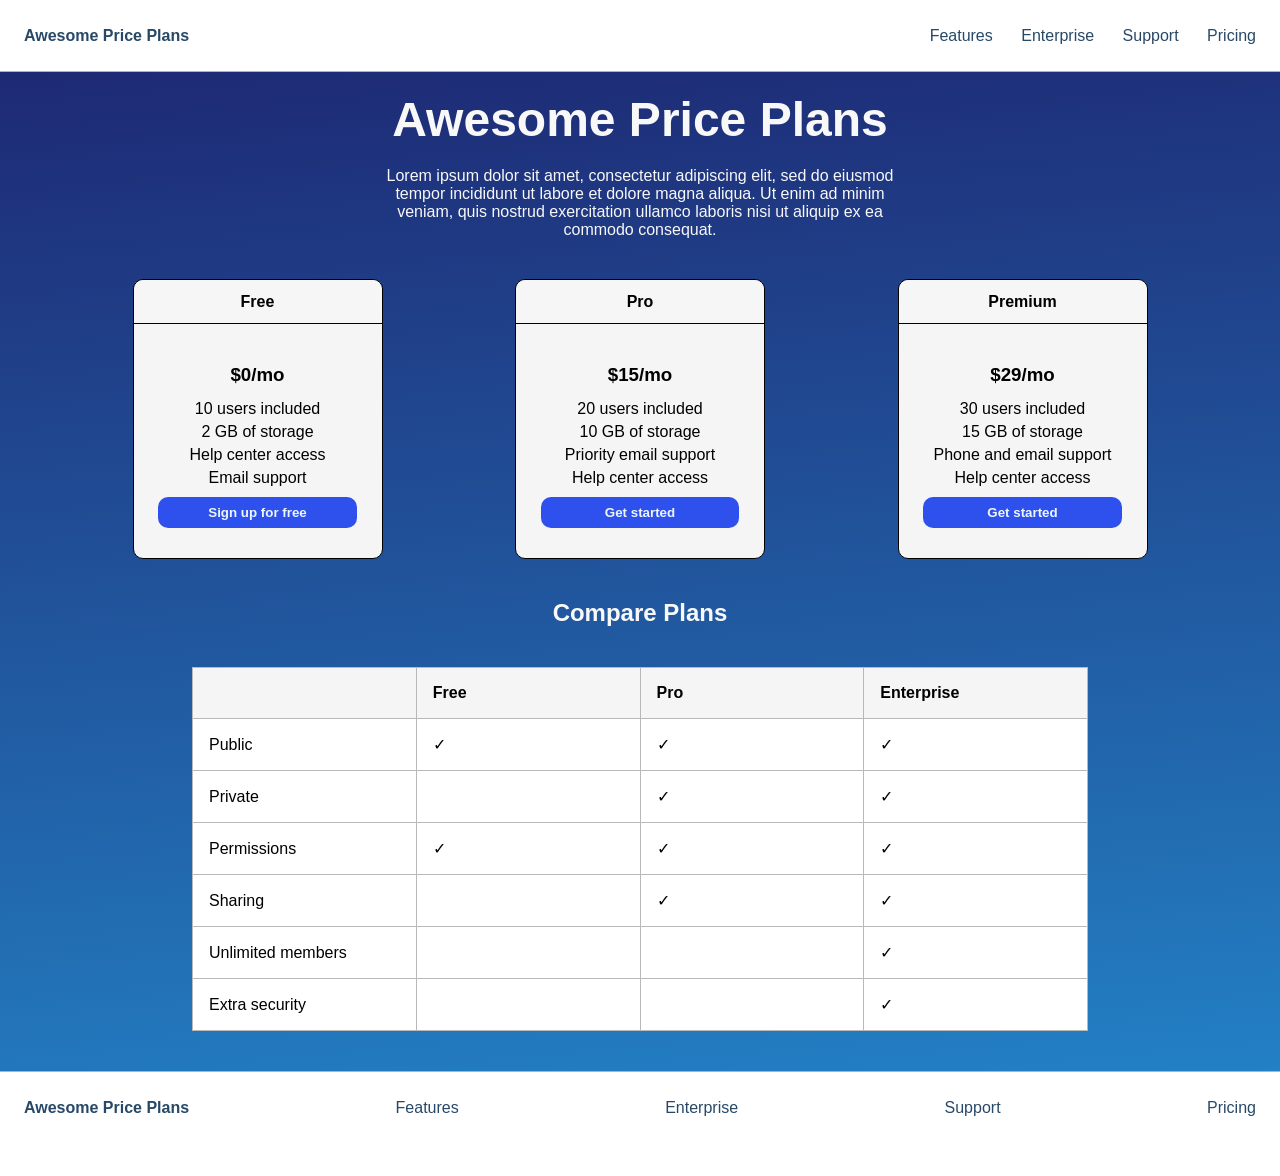
<file: index.html>
<!DOCTYPE html>
<html>
<head>
    <title>Redirecting...</title>
    <meta http-equiv="refresh" content="0;URL='src/index.html'">
</head>
<body>
<!--Redirect to the actual source index page-->
<p>If you are not redirected automatically, <a href="src/index.html">click here</a>.</p>
</body>
</html>
</file>
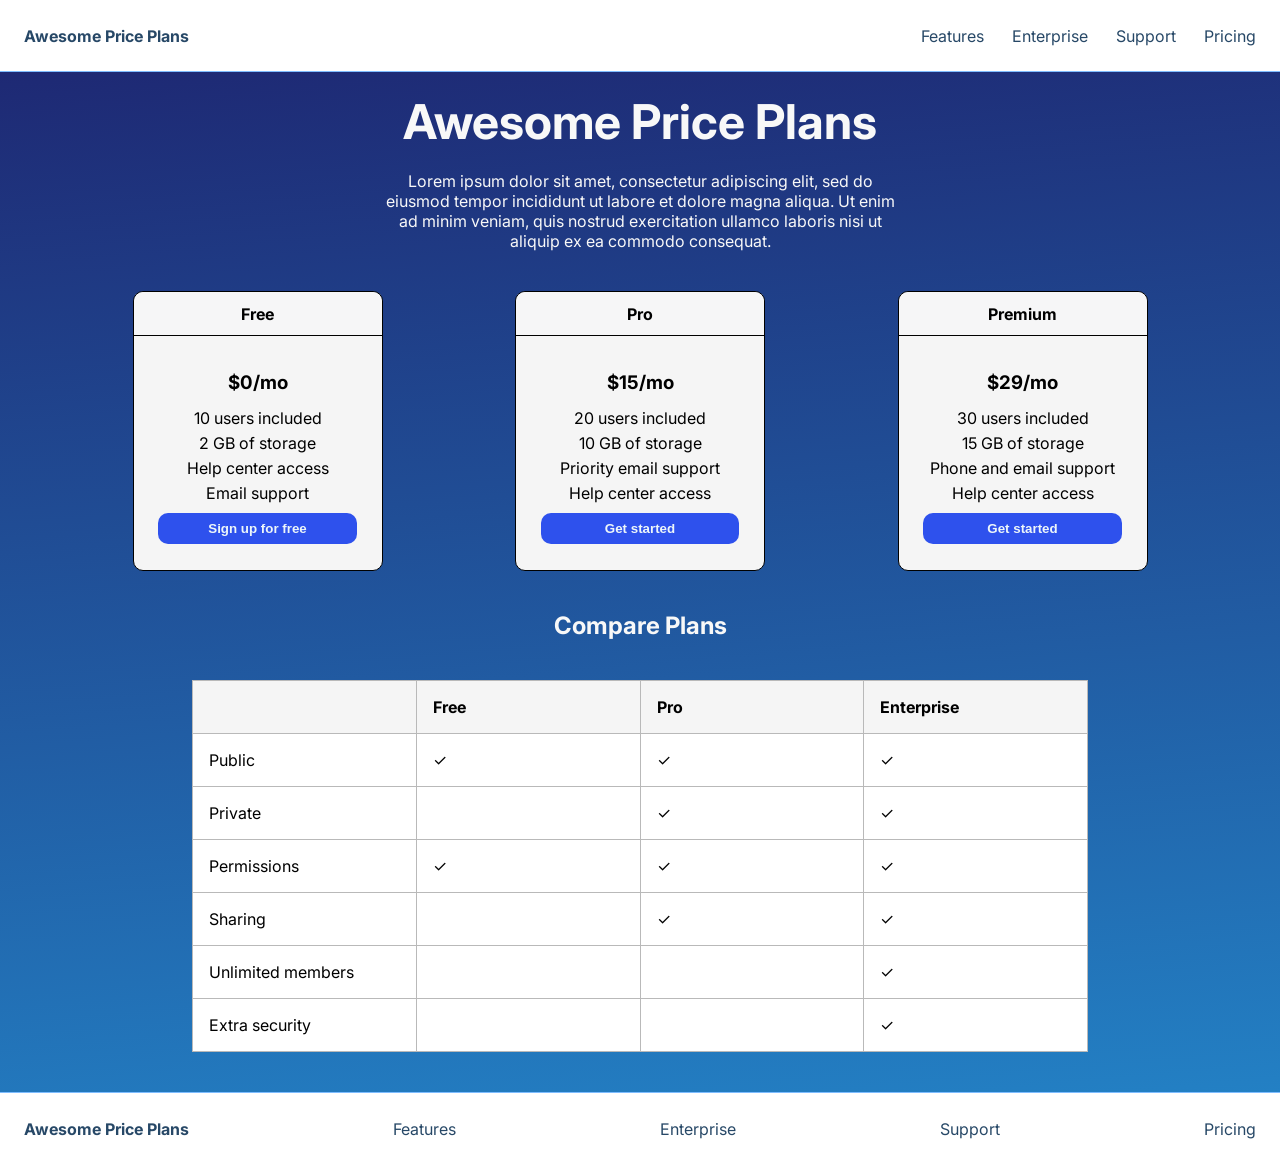
<file: src/index.html>
<!doctype html>
<html lang="en">
<head>
    <meta charset="UTF-8">
    <meta name="viewport" content="width=device-width, initial-scale=1.0">
    <title>Awesome Price Plans</title>
    <link rel="stylesheet" href="style.css"/>
</head>
<body>
<header>
    <a id="nav-brand">Awesome Price Plans</a>
    <nav>
        <a id="nav-features">Features</a>
        <a id="nav-enterprise">Enterprise</a>
        <a id="nav-support">Support</a>
        <a id="nav-pricing">Pricing</a>
    </nav>
</header>

<main>
    <section id="card-description-section">
    <h1>Awesome Price Plans</h1>
    <p>Lorem ipsum dolor sit amet, consectetur adipiscing elit, sed do eiusmod
        tempor incididunt ut labore et dolore magna aliqua. Ut enim ad minim veniam,
        quis nostrud exercitation ullamco laboris nisi ut aliquip ex ea commodo consequat.
    </p>
    </section>

    <section id="card-container">
        <div class="card">
            <div class="card-header"><h4>Free</h4></div>
            <div class="card-body">
                <h3>$0/mo</h3>
                <p>10 users included</p>
                <p>2 GB of storage</p>
                <p>Help center access</p>
                <p>Email support</p>
                <button>Sign up for free</button>
            </div>
        </div>

        <div class="card">
            <div class="card-header"><h4>Pro</h4></div>
            <div class="card-body">
                <h3>$15/mo</h3>
                <p>20 users included</p>
                <p>10 GB of storage</p>
                <p>Priority email support</p>
                <p>Help center access</p>
                <button>Get started</button>
            </div>
        </div>

        <div class="card">
            <div class="card-header"><h4>Premium</h4></div>
            <div class="card-body">
                <h3>$29/mo</h3>
                <p>30 users included</p>
                <p>15 GB of storage</p>
                <p>Phone and email support</p>
                <p>Help center access</p>
                <button>Get started</button>
            </div>
        </div>
    </section>


    <section id="table-section">
        <h2>Compare Plans</h2>
        <table id="comparison-table">
        <thead>
        <tr>
            <th> </th>
            <th>Free</th>
            <th>Pro</th>
            <th>Enterprise</th>
        </tr>
        </thead>
        <tbody>
        <tr>
            <th>Public</th>
            <td>&#10003</td>
            <td>&#10003</td>
            <td>&#10003</td>
        </tr>

        <tr>
            <th>Private</th>
            <td> </td>
            <td>&#10003</td>
            <td>&#10003</td>
        </tr>

        <tr>
            <th>Permissions</th>
            <td>&#10003</td>
            <td>&#10003</td>
            <td>&#10003</td>
        </tr>

        <tr>
            <th>Sharing</th>
            <td> </td>
            <td>&#10003</td>
            <td>&#10003</td>
        </tr>

        <tr>
            <th>Unlimited members</th>
            <td> </td>
            <td> </td>
            <td>&#10003</td>
        </tr>

        <tr>
            <th>Extra security</th>
            <td> </td>
            <td> </td>
            <td>&#10003</td>
        </tr>
        </tbody>
        </table>
    </section>
</main>

<footer>
    <a>Awesome Price Plans</a>
    <a>Features</a>
    <a>Enterprise</a>
    <a>Support</a>
    <a>Pricing</a>
</footer>


</body>
</html>
</html>
</file>
<file: src/style.css>
@import url("https://fonts.googleapis.com/css2?family=Inter&display=swap");

* {
    margin: 0;
    padding: 0;
    box-sizing: border-box;
}


body {
    font-family: "Inter", sans-serif;
}

header,
footer {
    background: #fff;
    height: 8vh;
    display: flex;
    align-items: center;
    justify-content: space-between;
    padding: 0 1.5rem;

}

header {
    border-bottom: 1px solid rgba(1, 124, 255, 0.5);
}

footer {
    border-top: 1px solid rgba(1, 124, 255, 0.5);
}

footer a:first-child{
    font-weight: 700;
}

a {
    text-decoration: none;
    color: #274867;
    font-size: 1rem;
}

#nav-brand {
    font-weight: 700;
}

nav a {
    margin-left: 1.5rem;
}



/*Main section*/
main {
    min-height: 84vh;
    background: linear-gradient(175deg, #1E2974, #2380C4);
    /*background: #9ac1ff;*/
    display: flex;
    flex-direction: column;
}


#card-description-section {
    max-width: 40vw;
    margin: 0 auto;
    display: flex;
    flex-direction: column;
    align-items: center;
    text-align: center;
}

#card-description-section h1 {
    font-size: 3rem;
    margin: 20px 0;
    color: 	#F8F8F8;
}

#card-description-section p {
    color: #F8F8F8;
}
section:nth-child(2) {
    display: flex;
    flex-direction: row;
    justify-content: space-evenly;
    margin-top: 2.5rem;
}

.card {
    background: #f5f5f5;
    width: 250px;
    height: 280px;
    border: 1px solid black;
    border-radius: 10px;
    text-align: center;
    display: flex;
    flex-direction: column;
}


.card-header {
    height: 44px;
    border-bottom: 1px solid #000;
    border-radius: 10px 10px 0 0;
    display: flex;
    justify-content: center;
    align-items: center;
    background-color: #F6F6F7;
}

.card-body {
    display: flex;
    flex-direction: column;
    justify-content: center;
    align-items: center;
    flex-grow: 1;
    gap: 5px;
}

.card-body h3 {
    line-height: 40px;
}

.card-body button {
    width: 80%;
    margin-top: 5px;
    background: #2E51ED;
    color: #edf6f9;
    border: none;
    border-radius: 10px;
    padding: 0.5rem;
    font-weight: 600;
}

.card-body button:hover {
    transform: scale(1.05);
    transition: transform 0.2s ease-in-out;
    background-color: #000080;
}


/*Table section*/

#table-section {
    display: flex;
    flex-direction: column;
    align-items: center;
    text-align: center;
    margin-top: 2.5rem;
}
#table-section h2 {
    color: #F8F8F8;
}


table, td, th {
    border: 1px solid #b9b9b9;
    border-collapse: collapse;
}

table {
    width: 70%;
    margin: 2.5rem;
}

th,
td {
    height: 36px;
    text-align: left;
    padding: 1rem;
}

thead th {
    width: 17.5%;
    background: #f5f5f5;
}

tbody th {
    background: #fff;
    font-weight: 400;
}
td {
    background: #fff;
}

/*Mobile view*/
@media screen and (max-width: 414px) {
    main, body {
        width: 100vw;
    }

    header,
    footer {
        justify-content: space-around;
        flex-direction: column;
    }

    header {
        height: 100px;
    }

    nav a {
        margin: 0 3px;
    }


    footer {
        height: 200px;
    }

    #card-container {
        flex-direction: column;
        align-items: center;
    }

    .card {
        margin: 2.5rem;
    }

    /*#card-description-section, table {*/
    /*    width: 80vw;*/
    /*}*/
}
</file>
